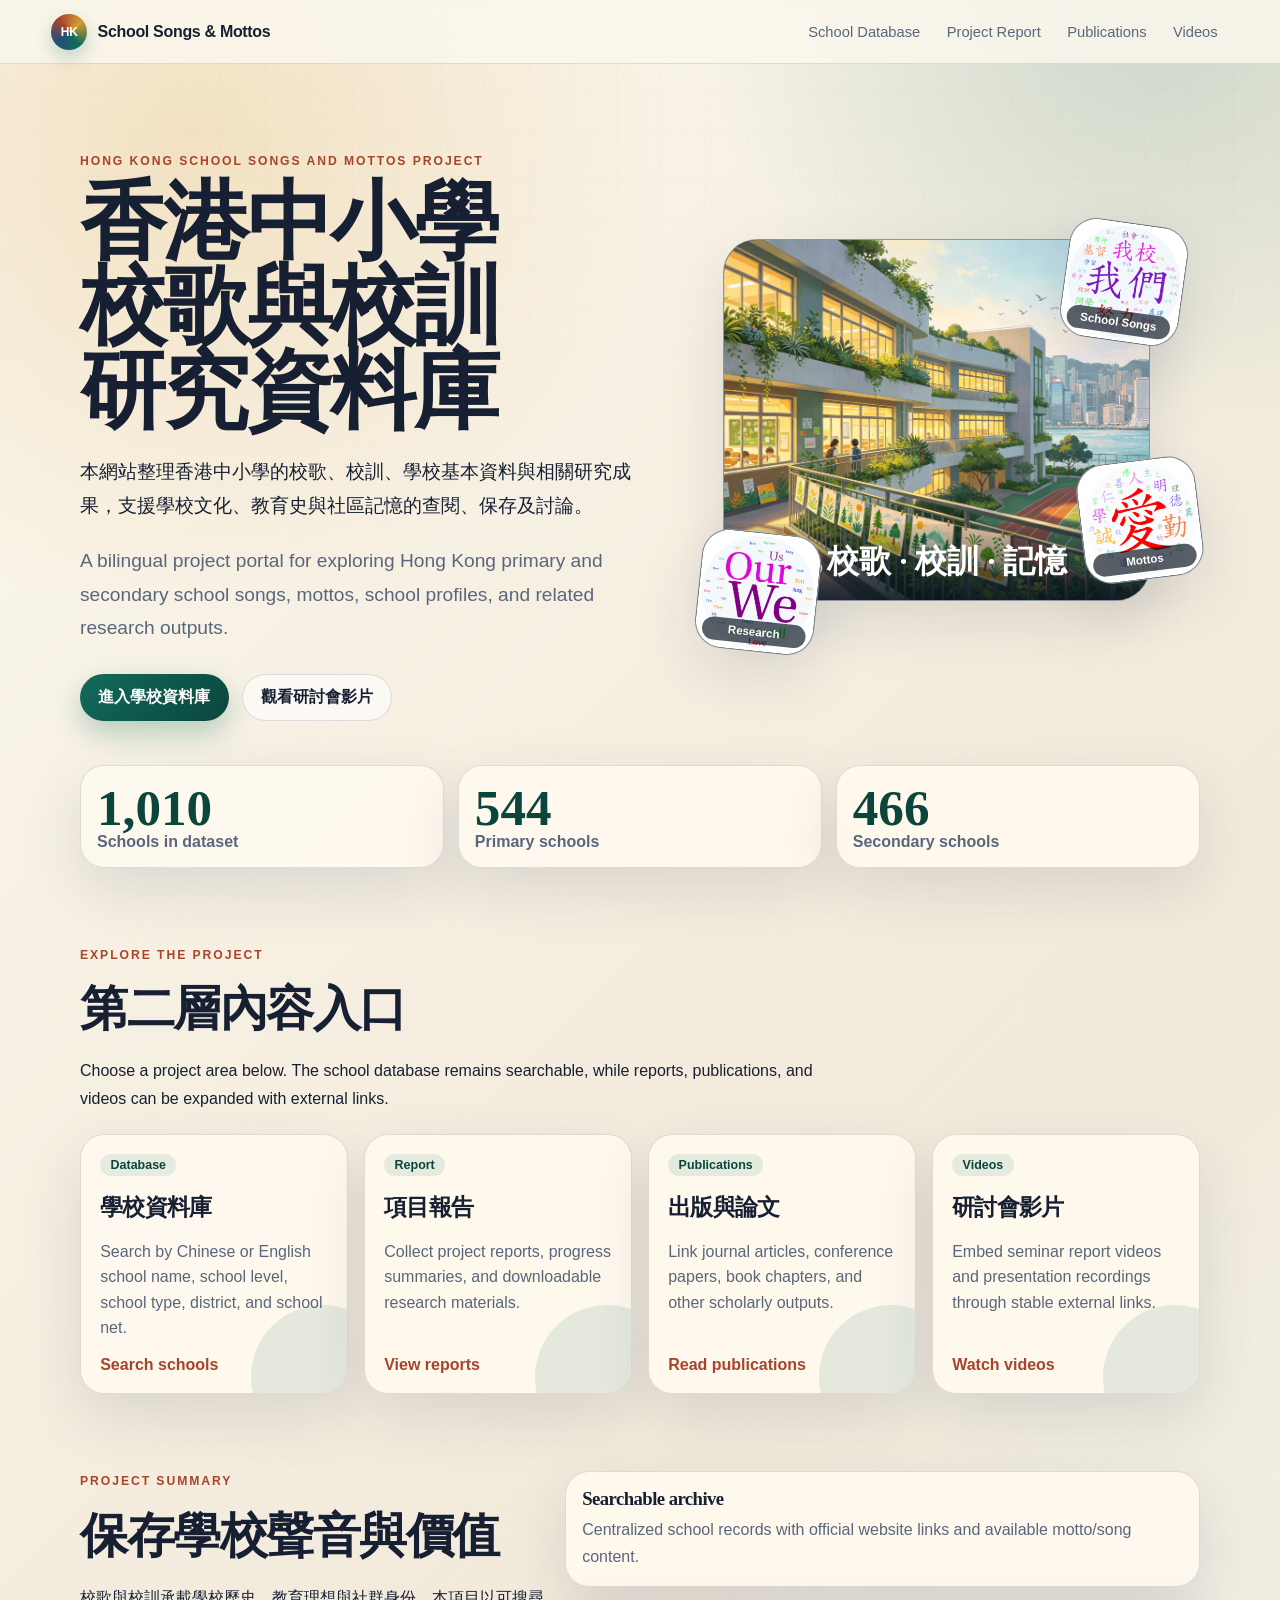
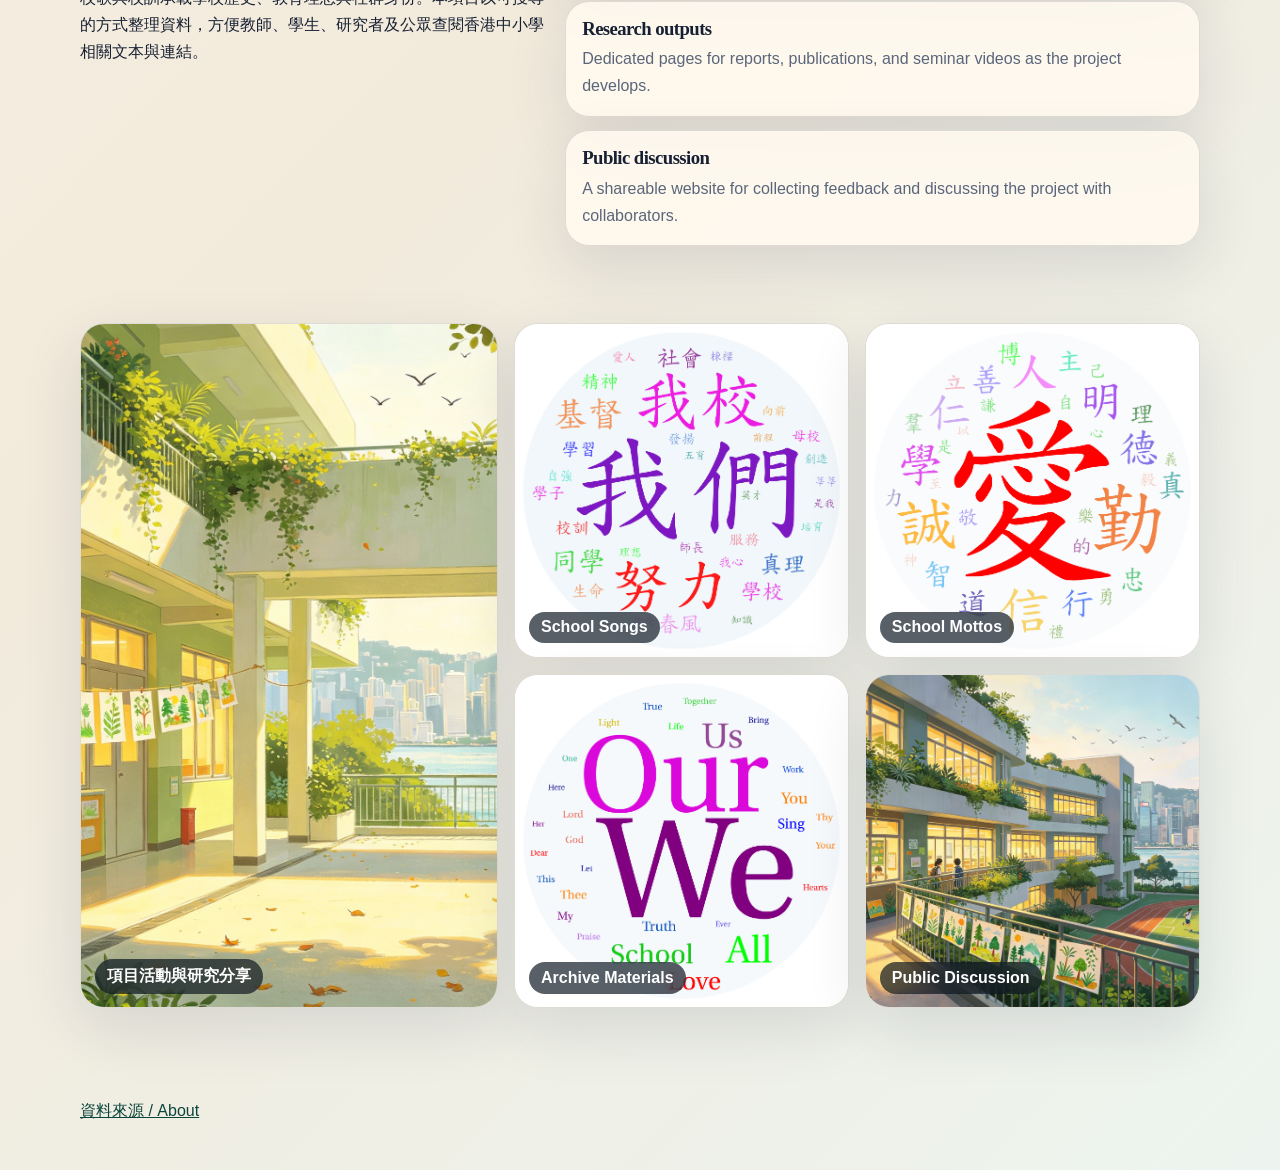
<file: index.html>
<!DOCTYPE html>
<html lang="zh-Hant">
<head>
  <meta charset="UTF-8" />
  <meta name="viewport" content="width=device-width, initial-scale=1.0" />
  <title>香港中小學校歌與校訓研究計劃</title>
  <link rel="stylesheet" href="css/styles.css" />
</head>
<body>
  <header class="site-header">
    <a class="brand" href="index.html" aria-label="返回首頁">
      <span class="brand-mark">HK</span>
      <span>School Songs &amp; Mottos</span>
    </a>
    <nav class="site-nav" aria-label="Main navigation">
      <a href="schools.html">School Database</a>
      <a href="project-report.html">Project Report</a>
      <a href="publications.html">Publications</a>
      <a href="seminar-videos.html">Videos</a>
    </nav>
  </header>

  <main>
    <section class="home-hero">
      <div class="container hero-grid">
        <div class="hero-copy">
          <p class="eyebrow">Hong Kong School Songs and Mottos Project</p>
          <h1>香港中小學校歌與校訓研究資料庫</h1>
          <p class="hero-lede">
            本網站整理香港中小學的校歌、校訓、學校基本資料與相關研究成果，支援學校文化、教育史與社區記憶的查閱、保存及討論。
          </p>
          <p class="hero-lede en">
            A bilingual project portal for exploring Hong Kong primary and secondary school songs, mottos, school profiles, and related research outputs.
          </p>
          <div class="hero-actions">
            <a class="btn primary" href="schools.html">進入學校資料庫</a>
            <a class="btn ghost" href="seminar-videos.html">觀看研討會影片</a>
          </div>
        </div>

        <div class="hero-visual" aria-label="Project image collage">
          <figure class="visual-card main-photo-slot image-card">
            <img src="assets/images/pic4.jpg" alt="Project activity photo" />
            <figcaption>
              <span>Project Photo</span>
              <strong>校歌 · 校訓 · 記憶</strong>
            </figcaption>
          </figure>
          <figure class="visual-card small-photo-slot one image-card">
            <img src="assets/images/pic2.png" alt="School songs project image" />
            <figcaption>School Songs</figcaption>
          </figure>
          <figure class="visual-card small-photo-slot two image-card">
            <img src="assets/images/pic1.png" alt="School mottos project image" />
            <figcaption>Mottos</figcaption>
          </figure>
          <figure class="visual-card small-photo-slot three image-card">
            <img src="assets/images/pic3.png" alt="Research archive project image" />
            <figcaption>Research</figcaption>
          </figure>
        </div>
      </div>
    </section>

    <section class="container stat-strip" aria-label="Dataset statistics">
      <div>
        <strong id="totalSchools">--</strong>
        <span>Schools in dataset</span>
      </div>
      <div>
        <strong id="primarySchools">--</strong>
        <span>Primary schools</span>
      </div>
      <div>
        <strong id="secondarySchools">--</strong>
        <span>Secondary schools</span>
      </div>
    </section>

    <section class="container section-block">
      <div class="section-heading">
        <p class="eyebrow">Explore the Project</p>
        <h2>第二層內容入口</h2>
        <p>Choose a project area below. The school database remains searchable, while reports, publications, and videos can be expanded with external links.</p>
      </div>

      <div class="feature-grid">
        <a class="feature-card database" href="schools.html">
          <span class="feature-kicker">Database</span>
          <h3>學校資料庫</h3>
          <p>Search by Chinese or English school name, school level, school type, district, and school net.</p>
          <span class="feature-link">Search schools</span>
        </a>
        <a class="feature-card report" href="project-report.html">
          <span class="feature-kicker">Report</span>
          <h3>項目報告</h3>
          <p>Collect project reports, progress summaries, and downloadable research materials.</p>
          <span class="feature-link">View reports</span>
        </a>
        <a class="feature-card publications" href="publications.html">
          <span class="feature-kicker">Publications</span>
          <h3>出版與論文</h3>
          <p>Link journal articles, conference papers, book chapters, and other scholarly outputs.</p>
          <span class="feature-link">Read publications</span>
        </a>
        <a class="feature-card videos" href="seminar-videos.html">
          <span class="feature-kicker">Videos</span>
          <h3>研討會影片</h3>
          <p>Embed seminar report videos and presentation recordings through stable external links.</p>
          <span class="feature-link">Watch videos</span>
        </a>
      </div>
    </section>

    <section class="container section-block two-column">
      <div>
        <p class="eyebrow">Project Summary</p>
        <h2>保存學校聲音與價值</h2>
        <p>
          校歌與校訓承載學校歷史、教育理想與社群身份。本項目以可搜尋的方式整理資料，方便教師、學生、研究者及公眾查閱香港中小學相關文本與連結。
        </p>
      </div>
      <div class="summary-list">
        <article>
          <h3>Searchable archive</h3>
          <p>Centralized school records with official website links and available motto/song content.</p>
        </article>
        <article>
          <h3>Research outputs</h3>
          <p>Dedicated pages for reports, publications, and seminar videos as the project develops.</p>
        </article>
        <article>
          <h3>Public discussion</h3>
          <p>A shareable website for collecting feedback and discussing the project with collaborators.</p>
        </article>
      </div>
    </section>

    <section class="container image-showcase" aria-label="Project photos">
      <figure class="photo-card wide">
        <img src="assets/images/pic5.jpg" alt="Project seminar or presentation photo" loading="lazy" />
        <figcaption>項目活動與研究分享</figcaption>
      </figure>
      <figure class="photo-card">
        <img src="assets/images/pic2.png" alt="School songs project image" loading="lazy" />
        <figcaption>School Songs</figcaption>
      </figure>
      <figure class="photo-card">
        <img src="assets/images/pic1.png" alt="School mottos project image" loading="lazy" />
        <figcaption>School Mottos</figcaption>
      </figure>
      <figure class="photo-card">
        <img src="assets/images/pic3.png" alt="Project image three" loading="lazy" />
        <figcaption>Archive Materials</figcaption>
      </figure>
      <figure class="photo-card">
        <img src="assets/images/pic4.jpg" alt="Project image four" loading="lazy" />
        <figcaption>Public Discussion</figcaption>
      </figure>
    </section>
  </main>

  <footer class="footer container">
    <p><a href="about.html">資料來源 / About</a></p>
  </footer>

  <script src="data/schools.js"></script>
  <script src="js/home.js"></script>
</body>
</html>
</file>
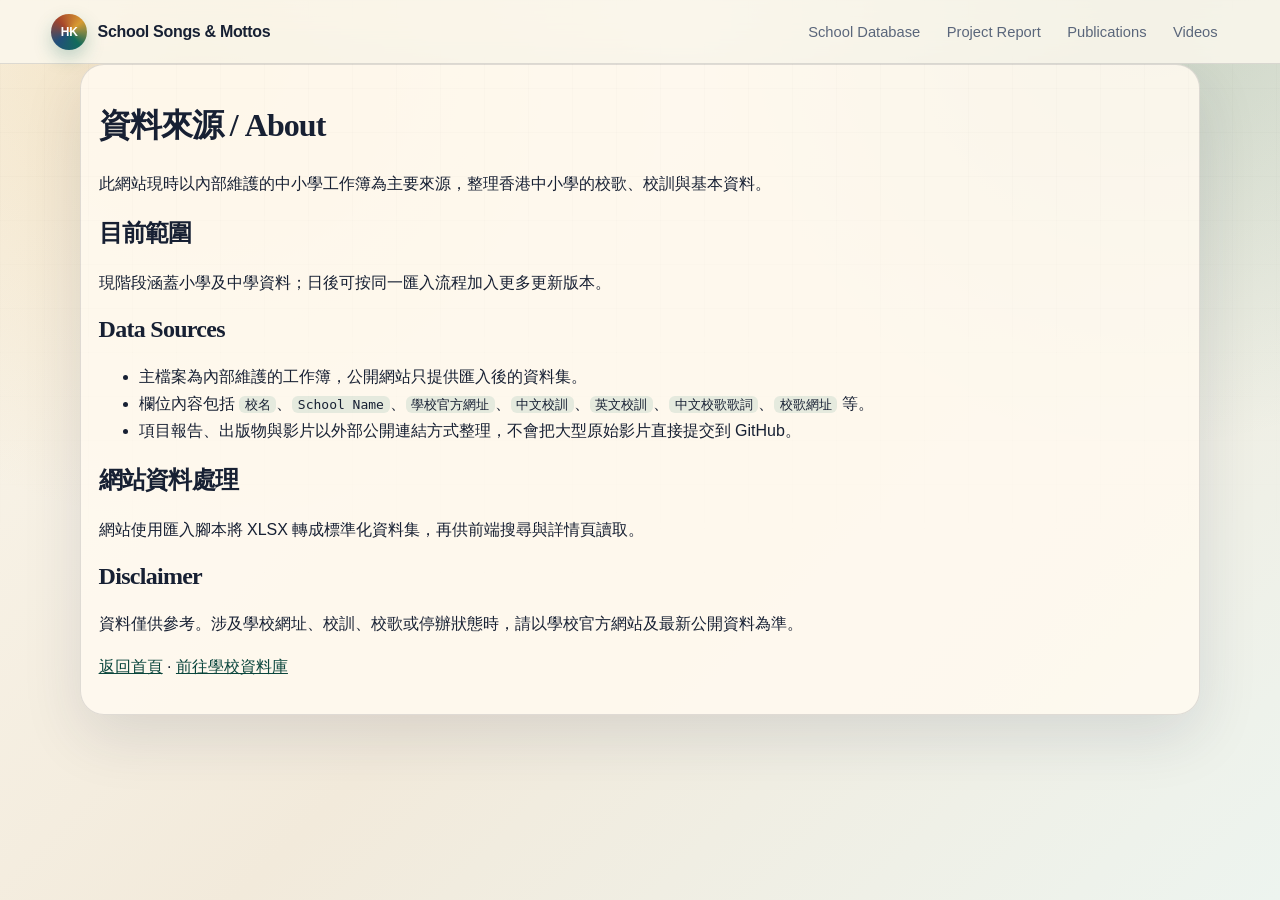
<file: about.html>
<!DOCTYPE html>
<html lang="zh-Hant">
<head>
  <meta charset="UTF-8" />
  <meta name="viewport" content="width=device-width, initial-scale=1.0" />
  <title>資料來源與說明 | 香港中小學校歌與校訓研究計劃</title>
  <link rel="stylesheet" href="css/styles.css" />
</head>
<body>
  <header class="site-header">
    <a class="brand" href="index.html" aria-label="返回首頁">
      <span class="brand-mark">HK</span>
      <span>School Songs &amp; Mottos</span>
    </a>
    <nav class="site-nav" aria-label="Main navigation">
      <a href="schools.html">School Database</a>
      <a href="project-report.html">Project Report</a>
      <a href="publications.html">Publications</a>
      <a href="seminar-videos.html">Videos</a>
    </nav>
  </header>

  <main class="container page about-page">
    <h1>資料來源 / About</h1>
    <p>
      此網站現時以內部維護的中小學工作簿為主要來源，整理香港中小學的校歌、校訓與基本資料。
    </p>

    <h2>目前範圍</h2>
    <p>現階段涵蓋小學及中學資料；日後可按同一匯入流程加入更多更新版本。</p>

    <h2>Data Sources</h2>
    <ul>
      <li>主檔案為內部維護的工作簿，公開網站只提供匯入後的資料集。</li>
      <li>欄位內容包括 <code>校名</code>、<code>School Name</code>、<code>學校官方網址</code>、<code>中文校訓</code>、<code>英文校訓</code>、<code>中文校歌歌詞</code>、<code>校歌網址</code> 等。</li>
      <li>項目報告、出版物與影片以外部公開連結方式整理，不會把大型原始影片直接提交到 GitHub。</li>
    </ul>

    <h2>網站資料處理</h2>
    <p>網站使用匯入腳本將 XLSX 轉成標準化資料集，再供前端搜尋與詳情頁讀取。</p>

    <h2>Disclaimer</h2>
    <p>
      資料僅供參考。涉及學校網址、校訓、校歌或停辦狀態時，請以學校官方網站及最新公開資料為準。
    </p>

    <p><a href="index.html">返回首頁</a> · <a href="schools.html">前往學校資料庫</a></p>
  </main>
</body>
</html>
</file>
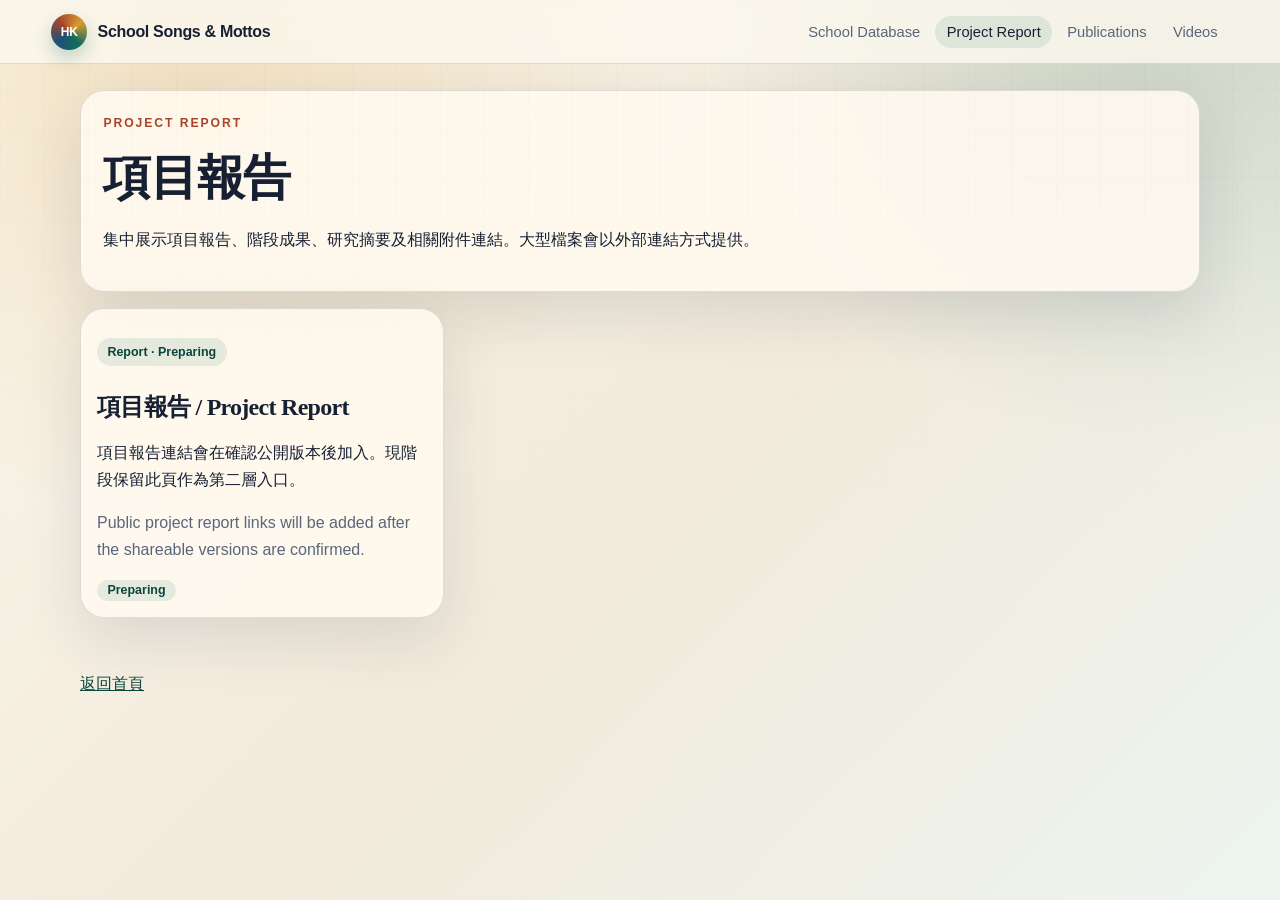
<file: project-report.html>
<!DOCTYPE html>
<html lang="zh-Hant">
<head>
  <meta charset="UTF-8" />
  <meta name="viewport" content="width=device-width, initial-scale=1.0" />
  <title>項目報告 | 香港中小學校歌與校訓研究計劃</title>
  <link rel="stylesheet" href="css/styles.css" />
</head>
<body>
  <header class="site-header">
    <a class="brand" href="index.html" aria-label="返回首頁">
      <span class="brand-mark">HK</span>
      <span>School Songs &amp; Mottos</span>
    </a>
    <nav class="site-nav" aria-label="Main navigation">
      <a href="schools.html">School Database</a>
      <a href="project-report.html" aria-current="page">Project Report</a>
      <a href="publications.html">Publications</a>
      <a href="seminar-videos.html">Videos</a>
    </nav>
  </header>

  <main class="container page">
    <section class="page-hero">
      <p class="eyebrow">Project Report</p>
      <h1>項目報告</h1>
      <p>集中展示項目報告、階段成果、研究摘要及相關附件連結。大型檔案會以外部連結方式提供。</p>
    </section>

    <section id="resourceList" class="resource-grid" data-resource-type="reports" aria-label="Project reports"></section>
  </main>

  <footer class="footer container">
    <p><a href="index.html">返回首頁</a></p>
  </footer>

  <script src="data/resources.js"></script>
  <script src="js/resources.js"></script>
</body>
</html>
</file>
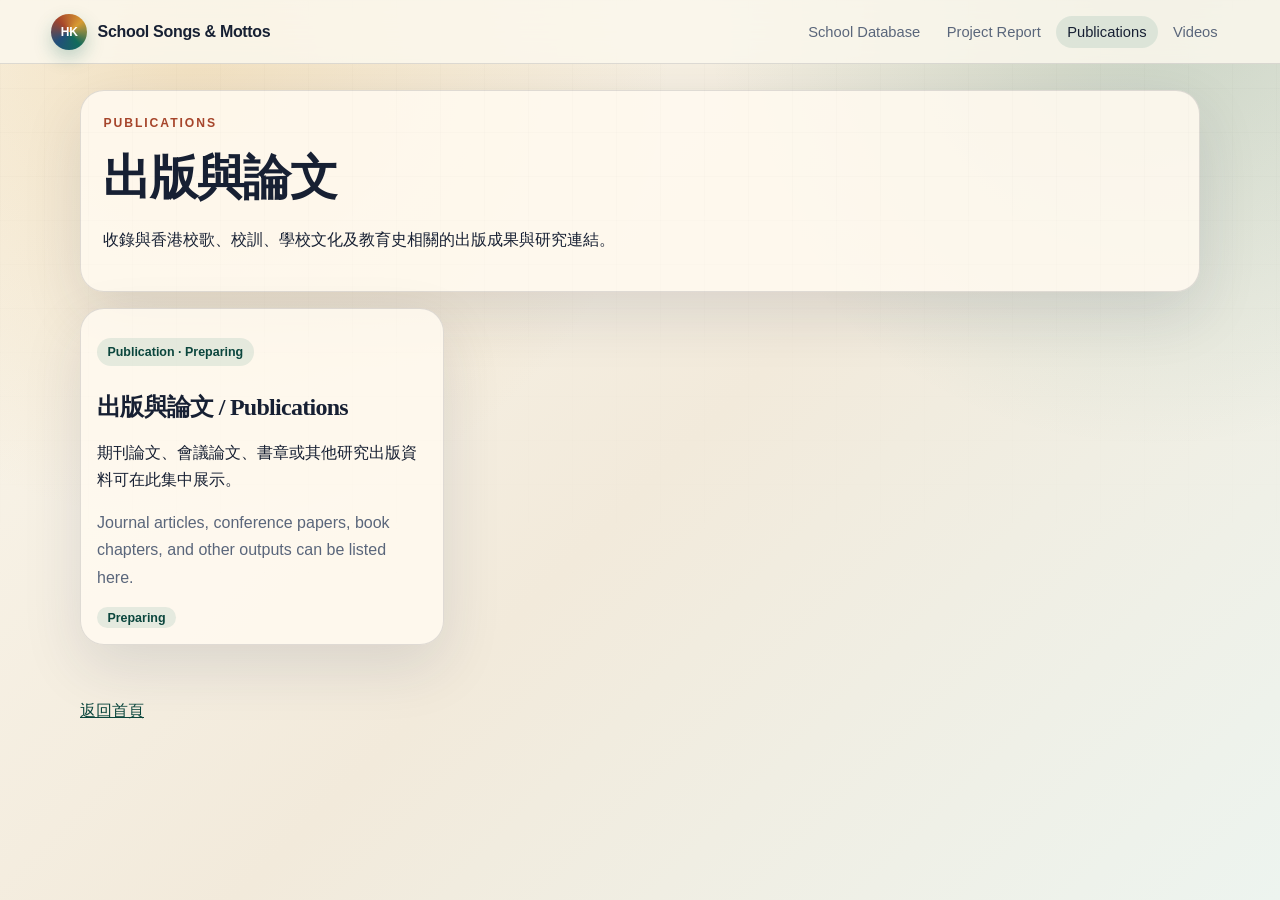
<file: publications.html>
<!DOCTYPE html>
<html lang="zh-Hant">
<head>
  <meta charset="UTF-8" />
  <meta name="viewport" content="width=device-width, initial-scale=1.0" />
  <title>出版與論文 | 香港中小學校歌與校訓研究計劃</title>
  <link rel="stylesheet" href="css/styles.css" />
</head>
<body>
  <header class="site-header">
    <a class="brand" href="index.html" aria-label="返回首頁">
      <span class="brand-mark">HK</span>
      <span>School Songs &amp; Mottos</span>
    </a>
    <nav class="site-nav" aria-label="Main navigation">
      <a href="schools.html">School Database</a>
      <a href="project-report.html">Project Report</a>
      <a href="publications.html" aria-current="page">Publications</a>
      <a href="seminar-videos.html">Videos</a>
    </nav>
  </header>

  <main class="container page">
    <section class="page-hero">
      <p class="eyebrow">Publications</p>
      <h1>出版與論文</h1>
      <p>收錄與香港校歌、校訓、學校文化及教育史相關的出版成果與研究連結。</p>
    </section>

    <section id="resourceList" class="resource-grid" data-resource-type="publications" aria-label="Publications"></section>
  </main>

  <footer class="footer container">
    <p><a href="index.html">返回首頁</a></p>
  </footer>

  <script src="data/resources.js"></script>
  <script src="js/resources.js"></script>
</body>
</html>
</file>
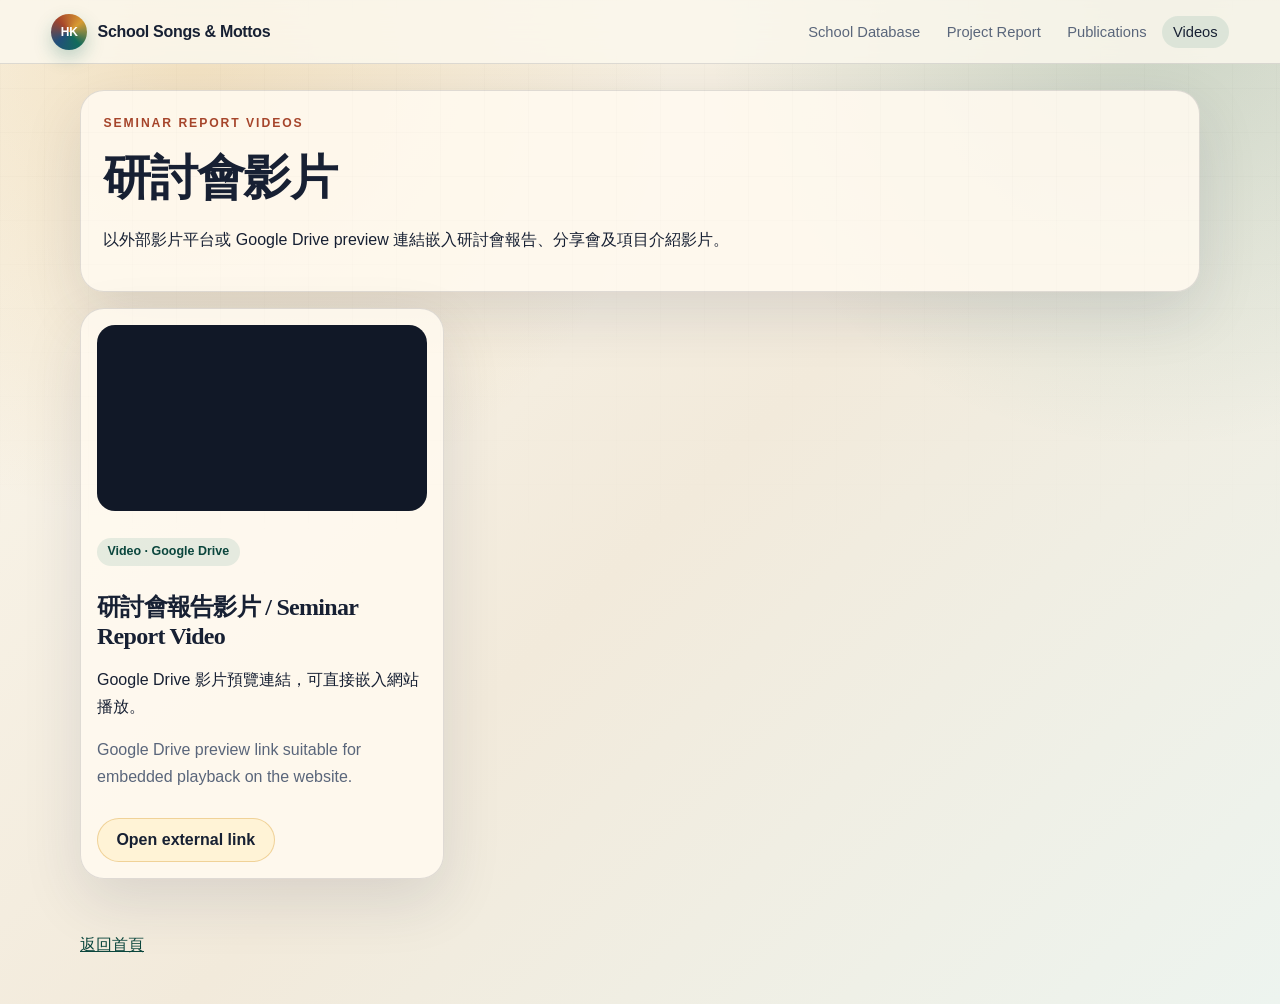
<file: seminar-videos.html>
<!DOCTYPE html>
<html lang="zh-Hant">
<head>
  <meta charset="UTF-8" />
  <meta name="viewport" content="width=device-width, initial-scale=1.0" />
  <title>研討會影片 | 香港中小學校歌與校訓研究計劃</title>
  <link rel="stylesheet" href="css/styles.css" />
</head>
<body>
  <header class="site-header">
    <a class="brand" href="index.html" aria-label="返回首頁">
      <span class="brand-mark">HK</span>
      <span>School Songs &amp; Mottos</span>
    </a>
    <nav class="site-nav" aria-label="Main navigation">
      <a href="schools.html">School Database</a>
      <a href="project-report.html">Project Report</a>
      <a href="publications.html">Publications</a>
      <a href="seminar-videos.html" aria-current="page">Videos</a>
    </nav>
  </header>

  <main class="container page">
    <section class="page-hero">
      <p class="eyebrow">Seminar Report Videos</p>
      <h1>研討會影片</h1>
      <p>以外部影片平台或 Google Drive preview 連結嵌入研討會報告、分享會及項目介紹影片。</p>
    </section>

    <section id="resourceList" class="resource-grid" data-resource-type="videos" aria-label="Seminar report videos"></section>
  </main>

  <footer class="footer container">
    <p><a href="index.html">返回首頁</a></p>
  </footer>

  <script src="data/resources.js"></script>
  <script src="js/resources.js"></script>
</body>
</html>
</file>
<file: css/styles.css>
:root {
  --ink: #172033;
  --muted: #5a667b;
  --paper: #fbf7ed;
  --surface: #fffaf0;
  --surface-strong: #ffffff;
  --line: rgba(40, 48, 68, 0.14);
  --jade: #126b5b;
  --jade-dark: #0b463d;
  --cinnabar: #a6452b;
  --gold: #d89b32;
  --blue: #214f7a;
  --shadow: 0 22px 60px rgba(29, 43, 71, 0.12);
  --radius: 24px;
  --font-display: "Noto Serif TC", "Songti TC", "PMingLiU", serif;
  --font-body: "Avenir Next", "Noto Sans HK", "PingFang TC", "Microsoft JhengHei", sans-serif;
}

* {
  box-sizing: border-box;
}

html {
  scroll-behavior: smooth;
}

body {
  margin: 0;
  font-family: var(--font-body);
  color: var(--ink);
  background:
    radial-gradient(circle at 15% 5%, rgba(216, 155, 50, 0.22), transparent 30rem),
    radial-gradient(circle at 90% 0%, rgba(18, 107, 91, 0.18), transparent 28rem),
    linear-gradient(135deg, #fbf7ed 0%, #f2eadb 52%, #edf4ef 100%);
  min-height: 100vh;
}

body::before {
  content: "";
  position: fixed;
  inset: 0;
  pointer-events: none;
  opacity: 0.38;
  background-image: linear-gradient(rgba(23, 32, 51, 0.045) 1px, transparent 1px), linear-gradient(90deg, rgba(23, 32, 51, 0.045) 1px, transparent 1px);
  background-size: 44px 44px;
  mask-image: linear-gradient(to bottom, #000, transparent 75%);
}

.container {
  width: min(1120px, 92vw);
  margin: 0 auto;
}

.site-header {
  position: sticky;
  top: 0;
  z-index: 10;
  display: flex;
  align-items: center;
  justify-content: space-between;
  gap: 1rem;
  padding: 0.85rem max(4vw, 1rem);
  background: rgba(251, 247, 237, 0.86);
  backdrop-filter: blur(16px);
  border-bottom: 1px solid var(--line);
}

.brand {
  display: inline-flex;
  align-items: center;
  gap: 0.65rem;
  color: var(--ink);
  text-decoration: none;
  font-weight: 800;
  letter-spacing: -0.02em;
}

.brand-mark {
  display: grid;
  place-items: center;
  width: 2.25rem;
  height: 2.25rem;
  border-radius: 50%;
  color: #fff;
  background: conic-gradient(from 140deg, var(--jade), var(--blue), var(--cinnabar), var(--gold), var(--jade));
  box-shadow: 0 8px 18px rgba(18, 107, 91, 0.25);
  font-size: 0.75rem;
}

.site-nav {
  display: flex;
  align-items: center;
  gap: 0.25rem;
  flex-wrap: wrap;
  justify-content: flex-end;
}

.site-nav a {
  color: var(--muted);
  text-decoration: none;
  font-size: 0.92rem;
  padding: 0.5rem 0.7rem;
  border-radius: 999px;
}

.site-nav a:hover,
.site-nav a[aria-current="page"] {
  color: var(--ink);
  background: rgba(18, 107, 91, 0.1);
}

.home-hero {
  position: relative;
  overflow: hidden;
  padding: clamp(3rem, 7vw, 6.5rem) 0 2.25rem;
}

.hero-grid {
  display: grid;
  grid-template-columns: minmax(0, 1.05fr) minmax(320px, 0.95fr);
  gap: clamp(2rem, 5vw, 4rem);
  align-items: center;
}

.eyebrow {
  margin: 0 0 0.75rem;
  color: var(--cinnabar);
  text-transform: uppercase;
  letter-spacing: 0.16em;
  font-size: 0.76rem;
  font-weight: 800;
}

h1,
h2,
h3 {
  font-family: var(--font-display);
  letter-spacing: -0.03em;
}

.hero-copy h1 {
  margin: 0;
  font-size: clamp(2.35rem, 7vw, 5.4rem);
  line-height: 0.98;
  max-width: 10ch;
}

.hero-lede {
  margin: 1.35rem 0 0;
  max-width: 42rem;
  color: var(--ink);
  font-size: clamp(1.02rem, 2vw, 1.2rem);
  line-height: 1.75;
}

.en,
.muted-text {
  color: var(--muted);
}

.hero-actions {
  display: flex;
  flex-wrap: wrap;
  gap: 0.8rem;
  margin-top: 1.8rem;
}

.btn,
button {
  display: inline-flex;
  align-items: center;
  justify-content: center;
  min-height: 2.75rem;
  border: 0;
  border-radius: 999px;
  padding: 0.75rem 1.15rem;
  font: inherit;
  font-weight: 800;
  text-decoration: none;
  cursor: pointer;
}

.btn.primary,
button {
  color: #fff;
  background: linear-gradient(135deg, var(--jade), var(--jade-dark));
  box-shadow: 0 12px 28px rgba(18, 107, 91, 0.28);
}

.btn.ghost {
  color: var(--ink);
  background: rgba(255, 255, 255, 0.58);
  border: 1px solid var(--line);
}

.btn.secondary,
.secondary-btn {
  color: var(--ink);
  background: #fff3d6;
  border: 1px solid rgba(216, 155, 50, 0.38);
}

button:hover,
.btn:hover {
  transform: translateY(-1px);
}

.hero-visual {
  position: relative;
  min-height: 430px;
}

.visual-card {
  position: absolute;
  margin: 0;
  border: 1px solid rgba(255, 255, 255, 0.52);
  box-shadow: var(--shadow);
  overflow: hidden;
  background: #172033;
}

.image-card img {
  display: block;
  width: 100%;
  height: 100%;
  object-fit: cover;
}

.image-card figcaption {
  position: absolute;
  inset: auto 0 0 0;
  padding: 1rem;
  color: #fff;
  background: linear-gradient(to top, rgba(10, 20, 31, 0.82), rgba(10, 20, 31, 0.08));
}

.main-photo-slot {
  inset: 4% 10% 12% 5%;
  border-radius: 34px;
}

.main-photo-slot span {
  color: rgba(255, 255, 255, 0.76);
  font-size: 0.86rem;
}

.main-photo-slot strong {
  margin-top: 0.3rem;
  font-family: var(--font-display);
  font-size: clamp(1.4rem, 3vw, 2rem);
}

.small-photo-slot {
  width: 7.5rem;
  height: 7.5rem;
  border-radius: 28px;
  font-weight: 900;
}

.small-photo-slot figcaption {
  inset: auto 0.45rem 0.45rem 0.45rem;
  padding: 0.35rem 0.5rem;
  border-radius: 999px;
  background: rgba(10, 20, 31, 0.68);
  font-size: 0.72rem;
  text-align: center;
}

.small-photo-slot.one {
  top: 0;
  right: 1rem;
  transform: rotate(8deg);
}

.small-photo-slot.two {
  right: 0;
  bottom: 4.5rem;
  transform: rotate(-7deg);
}

.small-photo-slot.three {
  left: 0;
  bottom: 0;
  transform: rotate(6deg);
}

.stat-strip {
  display: grid;
  grid-template-columns: repeat(3, minmax(0, 1fr));
  gap: 0.85rem;
  margin-top: 0.5rem;
}

.stat-strip div,
.search-panel,
.detail-card,
.about-page,
.card,
.feature-card,
.resource-card,
.photo-card,
.page-hero,
.summary-list article {
  background: rgba(255, 250, 240, 0.88);
  border: 1px solid var(--line);
  border-radius: var(--radius);
  box-shadow: var(--shadow);
}

.stat-strip div {
  padding: 1rem;
}

.stat-strip strong {
  display: block;
  color: var(--jade-dark);
  font-family: var(--font-display);
  font-size: clamp(2rem, 5vw, 3.2rem);
  line-height: 1;
}

.stat-strip span {
  color: var(--muted);
  font-weight: 700;
}

.section-block {
  padding: clamp(2.5rem, 6vw, 5rem) 0 0;
}

.section-heading {
  max-width: 46rem;
  margin-bottom: 1.4rem;
}

.section-heading h2,
.two-column h2,
.page-hero h1 {
  margin: 0;
  font-size: clamp(1.9rem, 4vw, 3rem);
}

.section-heading p,
.two-column p,
.page-hero p,
.resource-card p,
.about-page p,
.about-page li {
  line-height: 1.7;
}

.feature-grid {
  display: grid;
  grid-template-columns: repeat(4, minmax(0, 1fr));
  gap: 1rem;
}

.feature-card {
  position: relative;
  min-height: 260px;
  padding: 1.2rem;
  color: var(--ink);
  text-decoration: none;
  overflow: hidden;
  transition: transform 0.18s ease, box-shadow 0.18s ease;
}

.feature-card::after {
  content: "";
  position: absolute;
  width: 9rem;
  height: 9rem;
  right: -3rem;
  bottom: -3.5rem;
  border-radius: 50%;
  background: rgba(18, 107, 91, 0.11);
}

.feature-card:hover,
.card:hover,
.resource-card:hover {
  transform: translateY(-4px);
  box-shadow: 0 28px 70px rgba(29, 43, 71, 0.16);
}

.feature-kicker,
.resource-meta,
.status-badge {
  display: inline-flex;
  width: fit-content;
  border-radius: 999px;
  padding: 0.23rem 0.65rem;
  color: var(--jade-dark);
  background: rgba(18, 107, 91, 0.1);
  font-size: 0.78rem;
  font-weight: 900;
}

.feature-card h3 {
  margin: 1rem 0 0.5rem;
  font-size: 1.45rem;
}

.feature-card p {
  color: var(--muted);
  line-height: 1.6;
}

.feature-link {
  position: absolute;
  left: 1.2rem;
  bottom: 1.2rem;
  color: var(--cinnabar);
  font-weight: 900;
}

.two-column {
  display: grid;
  grid-template-columns: 0.85fr 1.15fr;
  gap: 1rem;
  align-items: start;
}

.summary-list {
  display: grid;
  gap: 0.85rem;
}

.summary-list article {
  padding: 1rem;
}

.summary-list h3 {
  margin: 0 0 0.35rem;
}

.summary-list p {
  margin: 0;
  color: var(--muted);
}

.image-showcase {
  display: grid;
  grid-template-columns: 1.25fr 1fr 1fr;
  gap: 1rem;
  padding: clamp(2.5rem, 6vw, 5rem) 0;
}

.photo-card {
  position: relative;
  min-height: 210px;
  margin: 0;
  overflow: hidden;
}

.photo-card.wide {
  grid-row: span 2;
  min-height: 300px;
}

.photo-card img {
  display: block;
  width: 100%;
  height: 100%;
  min-height: inherit;
  object-fit: cover;
  transition: transform 0.3s ease;
}

.photo-card:hover img {
  transform: scale(1.035);
}

.photo-card figcaption {
  position: absolute;
  left: 0.85rem;
  right: 0.85rem;
  bottom: 0.85rem;
  width: fit-content;
  max-width: calc(100% - 1.7rem);
  border-radius: 999px;
  padding: 0.42rem 0.75rem;
  color: #fff;
  background: rgba(10, 20, 31, 0.68);
  backdrop-filter: blur(10px);
  font-weight: 900;
}

.page {
  padding: 1.6rem 0 2.5rem;
}

.page-hero {
  margin-bottom: 1rem;
  padding: 1.4rem;
}

.page-hero.compact {
  background:
    linear-gradient(120deg, rgba(18, 107, 91, 0.12), rgba(216, 155, 50, 0.08)),
    rgba(255, 250, 240, 0.9);
}

.page-hero code,
.about-page code {
  background: rgba(18, 107, 91, 0.1);
  padding: 0.08rem 0.35rem;
  border-radius: 6px;
}

.search-panel {
  padding: 1rem;
}

.label {
  display: block;
  color: var(--muted);
  font-size: 0.92rem;
  margin-bottom: 0.4rem;
  font-weight: 800;
}

.search-row {
  display: flex;
  gap: 0.6rem;
}

input,
select {
  width: 100%;
  border: 1px solid var(--line);
  border-radius: 16px;
  padding: 0.78rem 0.82rem;
  background: #fffefa;
  color: var(--ink);
  font: inherit;
}

input:focus,
select:focus {
  outline: 3px solid rgba(216, 155, 50, 0.3);
  border-color: rgba(216, 155, 50, 0.8);
}

.filter-row {
  margin-top: 0.85rem;
  display: grid;
  grid-template-columns: repeat(4, minmax(0, 1fr));
  gap: 0.7rem;
}

.results-header {
  margin: 1rem 0 0.7rem;
  display: flex;
  justify-content: space-between;
  align-items: baseline;
  gap: 0.8rem;
}

.results-header h2 {
  margin: 0;
}

.results-header p {
  margin: 0;
  color: var(--muted);
}

.cards,
.resource-grid {
  display: grid;
  grid-template-columns: repeat(auto-fill, minmax(270px, 1fr));
  gap: 0.9rem;
}

.card {
  text-decoration: none;
  color: inherit;
  padding: 1rem;
  transition: transform 0.18s ease, box-shadow 0.18s ease;
}

.card-empty {
  display: block;
}

.card h3 {
  margin: 0 0 0.5rem;
  font-size: 1.12rem;
}

.card p {
  margin: 0.2rem 0;
  color: var(--muted);
}

.pill {
  display: inline-block;
  font-size: 0.8rem;
  border-radius: 999px;
  padding: 0.2rem 0.62rem;
  margin-top: 0.55rem;
  background: rgba(18, 107, 91, 0.1);
  color: var(--jade-dark);
  font-weight: 900;
}

.breadcrumb {
  display: flex;
  flex-wrap: wrap;
  gap: 0.5rem;
  color: var(--muted);
  font-size: 0.92rem;
}

.breadcrumb a,
.footer a,
.about-page a,
.link {
  color: var(--jade-dark);
}

.detail-card,
.about-page {
  padding: 1.1rem;
}

.detail-card h1 {
  margin: 0 0 0.5rem;
}

.detail-subtitle {
  margin: 0;
  color: var(--muted);
}

.section {
  margin-top: 1rem;
  padding-top: 0.8rem;
  border-top: 1px solid var(--line);
}

.section h2 {
  margin: 0 0 0.45rem;
  font-size: 1.18rem;
}

.field-list {
  display: grid;
  gap: 0.7rem;
  margin: 0;
}

.field-row {
  display: grid;
  grid-template-columns: minmax(140px, 210px) minmax(0, 1fr);
  gap: 0.55rem 1rem;
  padding: 0.55rem 0;
  border-bottom: 1px solid rgba(23, 32, 51, 0.08);
}

.field-row dt,
.field-row dd {
  margin: 0;
}

.field-row dt {
  font-weight: 900;
}

.field-row dd {
  color: var(--muted);
  word-break: break-word;
}

.text-block + .text-block {
  margin-top: 1rem;
}

.text-block h3 {
  margin: 0 0 0.35rem;
  font-size: 0.98rem;
}

.text-block p {
  margin: 0.35rem 0;
}

.resource-card {
  padding: 1rem;
  transition: transform 0.18s ease, box-shadow 0.18s ease;
}

.resource-card h2 {
  margin: 0.75rem 0 0.5rem;
}

.resource-action {
  margin-top: 0.7rem;
}

.video-frame {
  position: relative;
  overflow: hidden;
  border-radius: 18px;
  background: #111827;
  aspect-ratio: 16 / 9;
  margin-bottom: 0.9rem;
}

.video-frame iframe {
  position: absolute;
  inset: 0;
  width: 100%;
  height: 100%;
  border: 0;
}

.empty-state {
  padding: 1rem;
  color: var(--muted);
}

.footer {
  padding: 0 0 2rem;
}

@media (max-width: 920px) {
  .site-header {
    align-items: flex-start;
    flex-direction: column;
  }

  .site-nav {
    justify-content: flex-start;
  }

  .hero-grid,
  .two-column {
    grid-template-columns: 1fr;
  }

  .hero-copy h1 {
    max-width: 12ch;
  }

  .feature-grid {
    grid-template-columns: repeat(2, minmax(0, 1fr));
  }

  .image-showcase {
    grid-template-columns: 1fr;
  }
}

@media (max-width: 700px) {
  .brand span:last-child {
    font-size: 0.95rem;
  }

  .site-nav a {
    padding: 0.45rem 0.55rem;
  }

  .hero-visual {
    min-height: 320px;
  }

  .small-photo-slot {
    width: 6rem;
    height: 6rem;
  }

  .stat-strip,
  .feature-grid,
  .filter-row {
    grid-template-columns: 1fr;
  }

  .search-row {
    flex-direction: column;
  }

  .results-header {
    flex-direction: column;
    align-items: flex-start;
  }

  .field-row {
    grid-template-columns: 1fr;
  }
}
</file>
